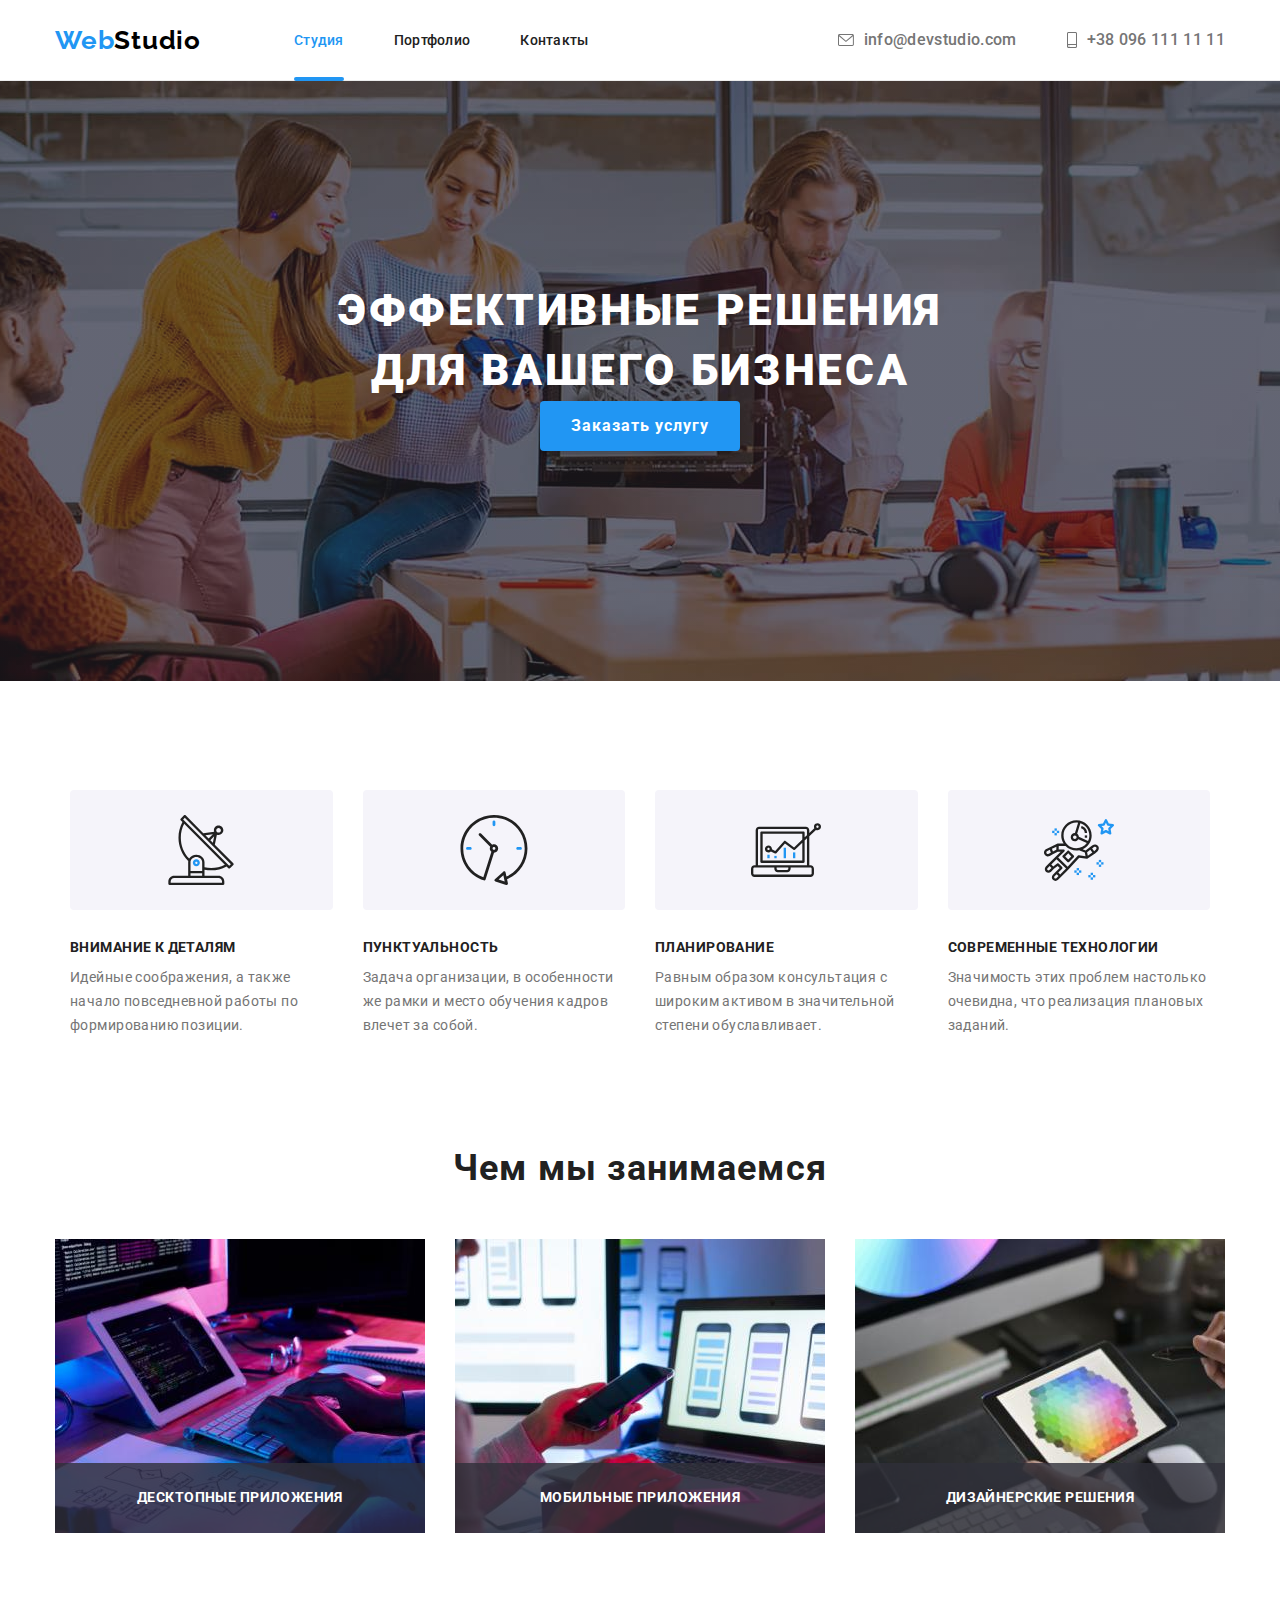
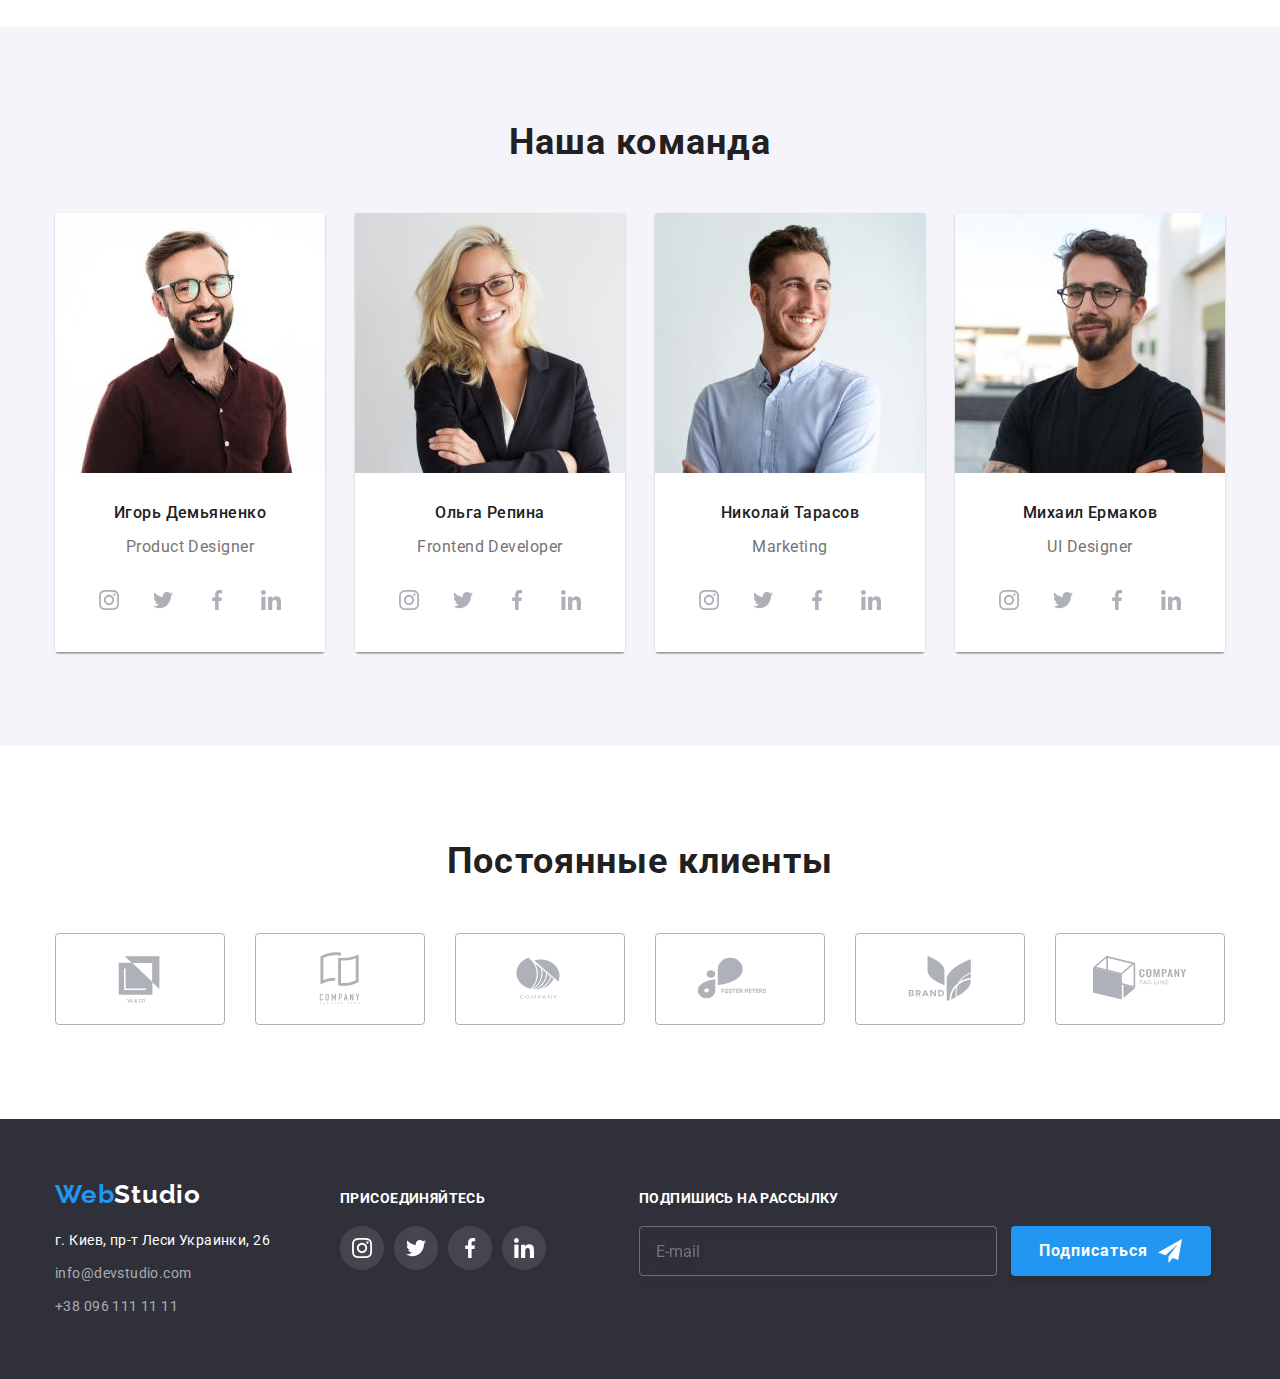
<file: index.html>
<!DOCTYPE html>
<html lang="ru">
  <head>
    <meta charset="UTF-8" />
    <meta http-equiv="X-UA-Compatible" content="IE=edge" />
    <meta name="viewport" content="width=device-width, initial-scale=1.0" />
    <title>Домашнее задание 8</title>
    <link
      rel="stylesheet"
      href="https://cdnjs.cloudflare.com/ajax/libs/modern-normalize/1.1.0/modern-normalize.min.css"
    />
    <link
      href="https://fonts.googleapis.com/css2?family=Raleway:wght@700&family=Roboto:wght@400;500;700;900&display=swap"
      rel="stylesheet"
    />
    <link rel="stylesheet" href="./css/main.min.css" />
    <!-- <link rel="stylesheet" href="./css/styles.css" /> -->
  </head>

  <body>
    <!--верхняя линия-->
    <header class="header">
      <div class="container nav">
        <a href="./index.html" class="logo"
          >Web<span class="logo__color">Studio</span></a
        >
        <!-- кнопка меню -->
        <button
          type="button"
          class="button-menu js-open-menu"
          aria-expanded="false"
          aria-controls="mobile-menu"
        >
          <svg
            width="40"
            height="40"
            aria-label="Переключатель млбильного меню"
          >
            <use href="./images/symbol-defs.svg#icon-menu"></use>
          </svg>
        </button>
        <!-- меню для мобилки -->
        <div class="mob-menu js-menu-container" id="mobile-menu">
          <!-- кнопка закрыть -->
          <button
            type="button"
            class="button-menu js-close-menu"
            aria-expanded="false"
            aria-controls="mobile-menu"
          >
            <svg
              width="40"
              height="40"
              aria-label="Переключатель млбильного меню"
            >
              <use href="./images/symbol-defs.svg#icon-close"></use>
            </svg>
          </button>
          <nav class="navigation">
            <ul class="navigation__list">
              <li class="navigation__item">
                <a
                  class="navigation__link navigation__link--current"
                  href="./index.html"
                  >Студия</a
                >
              </li>
              <li class="navigation__item">
                <a class="navigation__link" href="./portfolio.html"
                  >Портфолио</a
                >
              </li>
              <li class="navigation__item">
                <a class="navigation__link" href="">Контакты</a>
              </li>
            </ul>
          </nav>
          <div class="contakts-block">
            <ul class="contakts">
              <li class="contakts__item">
                <a class="contakts__link" href="mailto:info@devstudio.com">
                  <svg class="contakts__icon" width="16" height="12">
                    <use href="./images/symbol-defs.svg#envelope-hover"></use>
                  </svg>
                  info@devstudio.com</a
                >
              </li>
              <li class="contakts__item">
                <a class="contakts__link" href="tel:+380961111111">
                  <svg class="contakts__icon" width="10" height="16">
                    <use href="./images/symbol-defs.svg#smartphone"></use>
                  </svg>
                  +38 096 111 11 11</a
                >
              </li>
            </ul>
            <ul class="social-block">
              <li class="social-block__item">
                <a class="social-block__link" href="">Instagram</a>
              </li>
              <li class="social-block__item">
                <a class="social-block__link" href="">Twitter</a>
              </li>
              <li class="social-block__item">
                <a class="social-block__link" href="">Facebook</a>
              </li>
              <li class="social-block__item">
                <a class="social-block__link" href="">LinkedIn</a>
              </li>
            </ul>
          </div>
        </div>
      </div>
    </header>
    <main>
      <!--Герой-->
      <section class="hero">
        <div class="container">
          <h1 class="hero__title">
            ЭФФЕКТИВНЫЕ РЕШЕНИЯ <br />
            ДЛЯ ВАШЕГО БИЗНЕСА
          </h1>
          <button class="hero__button" type="button" data-modal-open>
            Заказать услугу
          </button>
        </div>
      </section>
      <!--особенности-->
      <section class="section">
        <div class="container">
          <h2 class="visually-hidden">Особенности</h2>
          <ul class="feutures">
            <li class="feutures__item">
              <div class="feutures__box">
                <svg class="feutures__icon" width="70" height="70">
                  <use href="./images/symbol-defs.svg#icon-antenna"></use>
                </svg>
              </div>
              <h3 class="feutures__title">Внимание к деталям</h3>
              <p class="feutures__text">
                Идейные соображения, а также начало повседневной работы по
                формированию позиции.
              </p>
            </li>
            <li class="feutures__item">
              <div class="feutures__box">
                <svg class="feutures__icon" width="70" height="70">
                  <use href="./images/symbol-defs.svg#icon-clock"></use>
                </svg>
              </div>
              <h3 class="feutures__title">Пунктуальность</h3>
              <p class="feutures__text">
                Задача организации, в особенности же рамки и место обучения
                кадров влечет за собой.
              </p>
            </li>
            <li class="feutures__item">
              <div class="feutures__box">
                <svg class="feutures__icon" width="70" height="70">
                  <use href="./images/symbol-defs.svg#icon-diagram"></use>
                </svg>
              </div>
              <h3 class="feutures__title">Планирование</h3>
              <p class="feutures__text">
                Равным образом консультация с широким активом в значительной
                степени обуславливает.
              </p>
            </li>
            <li class="feutures__item">
              <div class="feutures__box">
                <svg class="feutures__icon" width="70" height="70">
                  <use href="./images/symbol-defs.svg#icon-astronaut"></use>
                </svg>
              </div>
              <h3 class="feutures__title">Современные технологии</h3>
              <p class="feutures__text">
                Значимость этих проблем настолько очевидна, что реализация
                плановых заданий.
              </p>
            </li>
          </ul>
        </div>
      </section>
      <!--чем занимаемся-->
      <section class="section section__work">
        <div class="container">
          <h2 class="heading">Чем мы занимаемся</h2>
          <ul class="work-list">
            <li class="work-list__item">
              <div class="work-list__box">
                <img
                  srcset="./images/box1.jpg 1x, ./images/box1@2x.jpg 2x"
                  src="./image/box1.jpg"
                  alt="програмист работает за столом в офисе"
                  width="370"
                />

                <div class="work-list__label">
                  <p class="work-list__text">десктопные приложения</p>
                </div>
              </div>
            </li>
            <li class="work-list__item">
              <div class="work-list__box">
                <img
                  srcset="./images/box2.jpg 1x, ./images/box2@2x.jpg 2x"
                  src="./image/box1.jpg"
                  alt="разработка мобильных приложений"
                  width="370"
                />

                <div class="work-list__label">
                  <p class="work-list__text">мобильные приложения</p>
                </div>
              </div>
            </li>
            <li class="work-list__item">
              <div class="work-list__box">
                <img
                  srcset="./images/box3.jpg 1x, ./images/box3@2x.jpg 2x"
                  src="./image/box1.jpg"
                  alt="веб дизайнер подбирает цвет на графическом планшете"
                  width="370"
                />

                <div class="work-list__label">
                  <p class="work-list__text">дизайнерские решения</p>
                </div>
              </div>
            </li>
          </ul>
        </div>
      </section>
      <!--наша команда-->
      <section class="section section__team">
        <div class="container">
          <h2 class="section__title">Наша команда</h2>
          <ul class="team">
            <li class="team__item">
              <picture>
                <source
                  media="(max-width: 767px)"
                  srcset="./images/img_mob.jpg 1x, ./images/img_mob@2x.jpg 2x"
                />
                <source
                  media="(max-width: 1199px)"
                  srcset="
                    ./images/tablet/img_tab.jpg    1x,
                    ./images/tablet/img_tab@2x.jpg 2x
                  "
                />
                <source
                  media="(min-width: 1200px)"
                  srcset="
                    ./images/desctop/img_d.jpg    1x,
                    ./images/desctop/img_d@2x.jpg 2x
                  "
                />
                <img src="./images/img_mob.jpg" alt="employee photo" />
              </picture>
              <div class="team__box">
                <h3 class="team__title">Игорь Демьяненко</h3>
                <p class="team__text">Product Designer</p>
                <ul class="sochial__icon">
                  <li class="sochial__icon__item">
                    <a class="sochial__icon__link" href="">
                      <svg width="20" height="20">
                        <use href="./images/symbol-defs.svg#instagram"></use>
                      </svg>
                    </a>
                  </li>
                  <li class="sochial__icon__item">
                    <a class="sochial__icon__link" href="">
                      <svg width="20" height="20">
                        <use href="./images/symbol-defs.svg#twitter"></use>
                      </svg>
                    </a>
                  </li>
                  <li class="sochial__icon__item">
                    <a class="sochial__icon__link" href="">
                      <svg width="20" height="20">
                        <use href="./images/symbol-defs.svg#facebook"></use>
                      </svg>
                    </a>
                  </li>
                  <li class="sochial__icon__item">
                    <a class="sochial__icon__link" href="">
                      <svg width="20" height="20">
                        <use href="./images/symbol-defs.svg#linkedin"></use>
                      </svg>
                    </a>
                  </li>
                </ul>
              </div>
            </li>
            <li class="team__item">
              <picture>
                <source
                  media="(max-width: 767px)"
                  srcset="./images/img_mob2.jpg 1x, ./images/img_mob2@2x.jpg 2x"
                />
                <source
                  media="(max-width: 1199px)"
                  srcset="
                    ./images/tablet/img_tab2.jpg    1x,
                    ./images/tablet/img_tab2@2x.jpg 2x
                  "
                />
                <source
                  media="(min-width: 1200px)"
                  srcset="
                    ./images/desctop/img_d2.jpg    1x,
                    ./images/desctop/img_d2@2x.jpg 2x
                  "
                />
                <img src="./images/img_mob2.jpg" alt="employee photo" />
              </picture>
              <div class="team__box">
                <h3 class="team__title">Ольга Репина</h3>
                <p class="team__text">Frontend Developer</p>
                <ul class="sochial__icon">
                  <li class="sochial__icon__item">
                    <a class="sochial__icon__link" href="">
                      <svg width="20" height="20">
                        <use href="./images/symbol-defs.svg#instagram"></use>
                      </svg>
                    </a>
                  </li>
                  <li class="sochial__icon__item">
                    <a class="sochial__icon__link" href="">
                      <svg width="20" height="20">
                        <use href="./images/symbol-defs.svg#twitter"></use>
                      </svg>
                    </a>
                  </li>
                  <li class="sochial__icon__item">
                    <a class="sochial__icon__link" href="">
                      <svg width="20" height="20">
                        <use href="./images/symbol-defs.svg#facebook"></use>
                      </svg>
                    </a>
                  </li>
                  <li class="sochial__icon__item">
                    <a class="sochial__icon__link" href="">
                      <svg width="20" height="20">
                        <use href="./images/symbol-defs.svg#linkedin"></use>
                      </svg>
                    </a>
                  </li>
                </ul>
              </div>
            </li>
            <li class="team__item">
              <picture>
                <source
                  media="(max-width: 767px)"
                  srcset="./images/img_mob3.jpg 1x, ./images/img_mob3@2x.jpg 2x"
                />
                <source
                  media="(max-width: 1199px)"
                  srcset="
                    ./images/tablet/img_tab3.jpg    1x,
                    ./images/tablet/img_tab3@2x.jpg 2x
                  "
                />
                <source
                  media="(min-width: 1200px)"
                  srcset="
                    ./images/desctop/img_d3.jpg    1x,
                    ./images/desctop/img_d3@2x.jpg 2x
                  "
                />
                <img src="./images/img_mob3.jpg" alt="employee photo" />
              </picture>
              <div class="team__box">
                <h3 class="team__title">Николай Тарасов</h3>
                <p class="team__text">Marketing</p>
                <ul class="sochial__icon">
                  <li class="sochial__icon__item">
                    <a class="sochial__icon__link" href="">
                      <svg width="20" height="20">
                        <use href="./images/symbol-defs.svg#instagram"></use>
                      </svg>
                    </a>
                  </li>
                  <li class="sochial__icon__item">
                    <a class="sochial__icon__link" href="">
                      <svg width="20" height="20">
                        <use href="./images/symbol-defs.svg#twitter"></use>
                      </svg>
                    </a>
                  </li>
                  <li class="sochial__icon__item">
                    <a class="sochial__icon__link" href="">
                      <svg width="20" height="20">
                        <use href="./images/symbol-defs.svg#facebook"></use>
                      </svg>
                    </a>
                  </li>
                  <li class="sochial__icon_item">
                    <a class="sochial__icon__link" href="">
                      <svg width="20" height="20">
                        <use href="./images/symbol-defs.svg#linkedin"></use>
                      </svg>
                    </a>
                  </li>
                </ul>
              </div>
            </li>
            <li class="team__item">
              <picture>
                <source
                  media="(max-width: 767px)"
                  srcset="./images/img_mob4.jpg 1x, ./images/img_mob4@2x.jpg 2x"
                />
                <source
                  media="(max-width: 1199px)"
                  srcset="
                    ./images/tablet/img_tab4.jpg    1x,
                    ./images/tablet/img_tab4@2x.jpg 2x
                  "
                />
                <source
                  media="(min-width: 1200px)"
                  srcset="
                    ./images/desctop/img_d4.jpg    1x,
                    ./images/desctop/img_d4@2x.jpg 2x
                  "
                />
                <img src="./images/img_mob4.jpg" alt="employee photo" />
              </picture>

              <div class="team__box">
                <h3 class="team__title">Михаил Ермаков</h3>
                <p class="team__text">UI Designer</p>
                <ul class="sochial__icon">
                  <li class="sochial__icon__item">
                    <a class="sochial__icon__link" href="">
                      <svg width="20" height="20">
                        <use href="./images/symbol-defs.svg#instagram"></use>
                      </svg>
                    </a>
                  </li>
                  <li class="sochial__icon__item">
                    <a class="sochial__icon__link" href="">
                      <svg width="20" height="20">
                        <use href="./images/symbol-defs.svg#twitter"></use>
                      </svg>
                    </a>
                  </li>
                  <li class="sochial__icon__item">
                    <a class="sochial__icon__link" href="">
                      <svg width="20" height="20">
                        <use href="./images/symbol-defs.svg#facebook"></use>
                      </svg>
                    </a>
                  </li>
                  <li class="sochial__icon__item">
                    <a class="sochial__icon__link" href="">
                      <svg width="20" height="20">
                        <use href="./images/symbol-defs.svg#linkedin"></use>
                      </svg>
                    </a>
                  </li>
                </ul>
              </div>
            </li>
          </ul>
        </div>
      </section>
      <!-- постоянные клиенты -->
      <section class="section">
        <div class="container">
          <h2 class="section__title">Постоянные клиенты</h2>
          <ul class="clients-list">
            <li class="clients-list__item">
              <a class="clients-list__link" href="">
                <svg width="106" height="60">
                  <use href="./images/symbol-defs.svg#icon-Logo"></use>
                </svg>
              </a>
            </li>
            <li class="clients-list__item">
              <a class="clients-list__link" href="">
                <svg width="106" height="60">
                  <use href="./images/symbol-defs.svg#icon-Logo1"></use>
                </svg>
              </a>
            </li>
            <li class="clients-list__item">
              <a class="clients-list__link" href="">
                <svg class="icon" width="106" height="60">
                  <use href="./images/symbol-defs.svg#icon-Logo2"></use>
                </svg>
              </a>
            </li>
            <li class="clients-list__item">
              <a class="clients-list__link" href="">
                <svg width="106" height="60">
                  <use href="./images/symbol-defs.svg#icon-Logo4"></use>
                </svg>
              </a>
            </li>
            <li class="clients-list__item">
              <a class="clients-list__link" href="">
                <svg width="106" height="60">
                  <use href="./images/symbol-defs.svg#icon-Logo5"></use>
                </svg>
              </a>
            </li>
            <li class="clients-list__item">
              <a class="clients-list__link" href="">
                <svg class="icon" width="106" height="60">
                  <use href="./images/symbol-defs.svg#icon-Logo6"></use>
                </svg>
              </a>
            </li>
          </ul>
        </div>
      </section>
    </main>
    <!--подвал-->
    <footer class="footer">
      <div class="container foot">
        <div class="footer-box">
          <div class="footer-address">
            <a href="./index.html" class="logo"
              >Web<span class="logo__color logo__color--footer">Studio</span></a
            >
            <address>
              <ul class="address">
                <li class="address__item">
                  <a
                    href="https://www.google.com/maps/place/%D0%B1%D1%83%D0%BB.+%D0%9B%D0%B5%D1%81%D0%B8+%D0%A3%D0%BA%D1%80%D0%B0%D0%B8%D0%BD%D0%BA%D0%B8,+26,+%D0%9A%D0%B8%D0%B5%D0%B2,+02000/@50.4265807,30.5361971,17z/data=!4m13!1m7!3m6!1s0x40d4cf0e033ecbe9:0x57a4dffefec77da0!2z0LHRg9C7LiDQm9C10YHQuCDQo9C60YDQsNC40L3QutC4LCAyNiwg0JrQuNC10LIsIDAyMDAw!3b1!8m2!3d50.4265807!4d30.5383858!3m4!1s0x40d4cf0e033ecbe9:0x57a4dffefec77da0!8m2!3d50.4265807!4d30.5383858"
                    class="address__link"
                    >г. Киев, пр-т Леси Украинки, 26</a
                  >
                </li>
                <li class="address__item">
                  <a href="mailto:info@devstudio.com" class="address__color"
                    >info@devstudio.com</a
                  >
                </li>
                <li class="address__item">
                  <a href="tel:+380961111111" class="address__color"
                    >+38 096 111 11 11</a
                  >
                </li>
              </ul>
            </address>
          </div>
          <div class="social">
            <h3 class="footer-soc">ПРИСОЕДИНЯЙТЕСЬ</h3>
            <ul class="social__list">
              <li class="social__item">
                <a class="social__link" href="">
                  <svg class="social__icon" width="20" height="20">
                    <use href="./images/symbol-defs.svg#instagram"></use>
                  </svg>
                </a>
              </li>
              <li class="social__item">
                <a class="social__link" href="">
                  <svg class="social__icon" width="20" height="20">
                    <use href="./images/symbol-defs.svg#twitter"></use>
                  </svg>
                </a>
              </li>
              <li class="social__item">
                <a class="social__link" href="">
                  <svg class="social__icon" width="20" height="20">
                    <use href="./images/symbol-defs.svg#facebook"></use>
                  </svg>
                </a>
              </li>
              <li class="social__item">
                <a class="social__link" href="">
                  <svg class="social__icon" width="20" height="20">
                    <use href="./images/symbol-defs.svg#linkedin"></use>
                  </svg>
                </a>
              </li>
            </ul>
          </div>
        </div>

        <!-- рассылка -->
        <form class="mailing">
          <p class="mailing__title">подпишись на рассылку</p>
          <div class="mail">
            <input
              class="mail__form"
              type="email"
              name="mail"
              id="email"
              placeholder="E-mail"
            />
            <button class="mail-button" type="submit">
              Подписаться<svg class="mail-icon" width="24" height="24">
                <use href="./images/symbol-defs.svg#icon-icon-send"></use>
              </svg>
            </button>
          </div>
        </form>
      </div>
    </footer>
    <!-- модальное окно -->

    <div class="backdrop is-hidden" data-modal>
      <div class="modal">
        <button type="button" class="close-button" data-modal-close>
          <svg class="icon-close" width="30" height="30">
            <use href="./images/symbol-defs.svg#icon-close"></use>
          </svg>
        </button>

        <p class="modal-title">Оставьте свои данные, мы вам перезвоним</p>

        <form class="modal-form">
          <div class="form-field">
            <label class="modal-label" for="name">Имя</label>
            <span class="input-wrapper">
              <input class="modal-input" type="text" name="name" id="name" />
              <svg class="input-icon" width="18" height="18">
                <use href="./images/symbol-defs.svg#icon-person"></use>
              </svg>
            </span>
          </div>

          <div class="form-field">
            <label class="modal-label" for="tel">Телефон</label>
            <span class="input-wrapper">
              <input class="modal-input" type="tel" name="tel" id="tel" />
              <svg class="input-icon" width="18" height="18">
                <use href="./images/symbol-defs.svg#icon-phone"></use>
              </svg>
            </span>
          </div>

          <div class="form-field">
            <label class="modal-label" for="mail">Почта</label>

            <span class="input-wrapper">
              <input class="modal-input" type="email" name="mail" id="mail" />
              <svg class="input-icon" width="18" height="18">
                <use href="./images/symbol-defs.svg#icon-email"></use>
              </svg>
            </span>
          </div>

          <div class="form-field">
            <label class="modal-label" for="comment">Коментарий</label>

            <textarea
              class="modal-textarea"
              name="comment"
              id="comment"
              placeholder="Введите текст"
            ></textarea>
          </div>

          <input
            class="modal-policy visually-hidden"
            type="checkbox"
            id="policy"
          />
          <label class="modal-checkbox" for="policy">
            <span
              ><svg class="input-icon-policy" width="11" height="8">
                <use
                  href="./images/symbol-defs.svg#icon-check"
                ></use></svg></span
            >Соглашаюсь с рассылкой и принимаю
            <a class="modal-checkbox-policy" href="">Условия договора</a>
          </label>

          <button class="modal-button" type="submit">Отправить</button>
        </form>
      </div>
    </div>

    <script src="./js/modal.js"></script>
    <script src="./js/mobil.js"></script>

    <!-- скрипт репета -->
    <script>
      (() => {
        document
          .querySelector(".modal-form")
          .addEventListener("submit", (e) => {
            e.preventDefault();

            new FormData(e.currentTarget).forEach((value, name) =>
              console.log(`${name}: ${value}`)
            );
          });
      })();
    </script>
  </body>
</html>
</file>
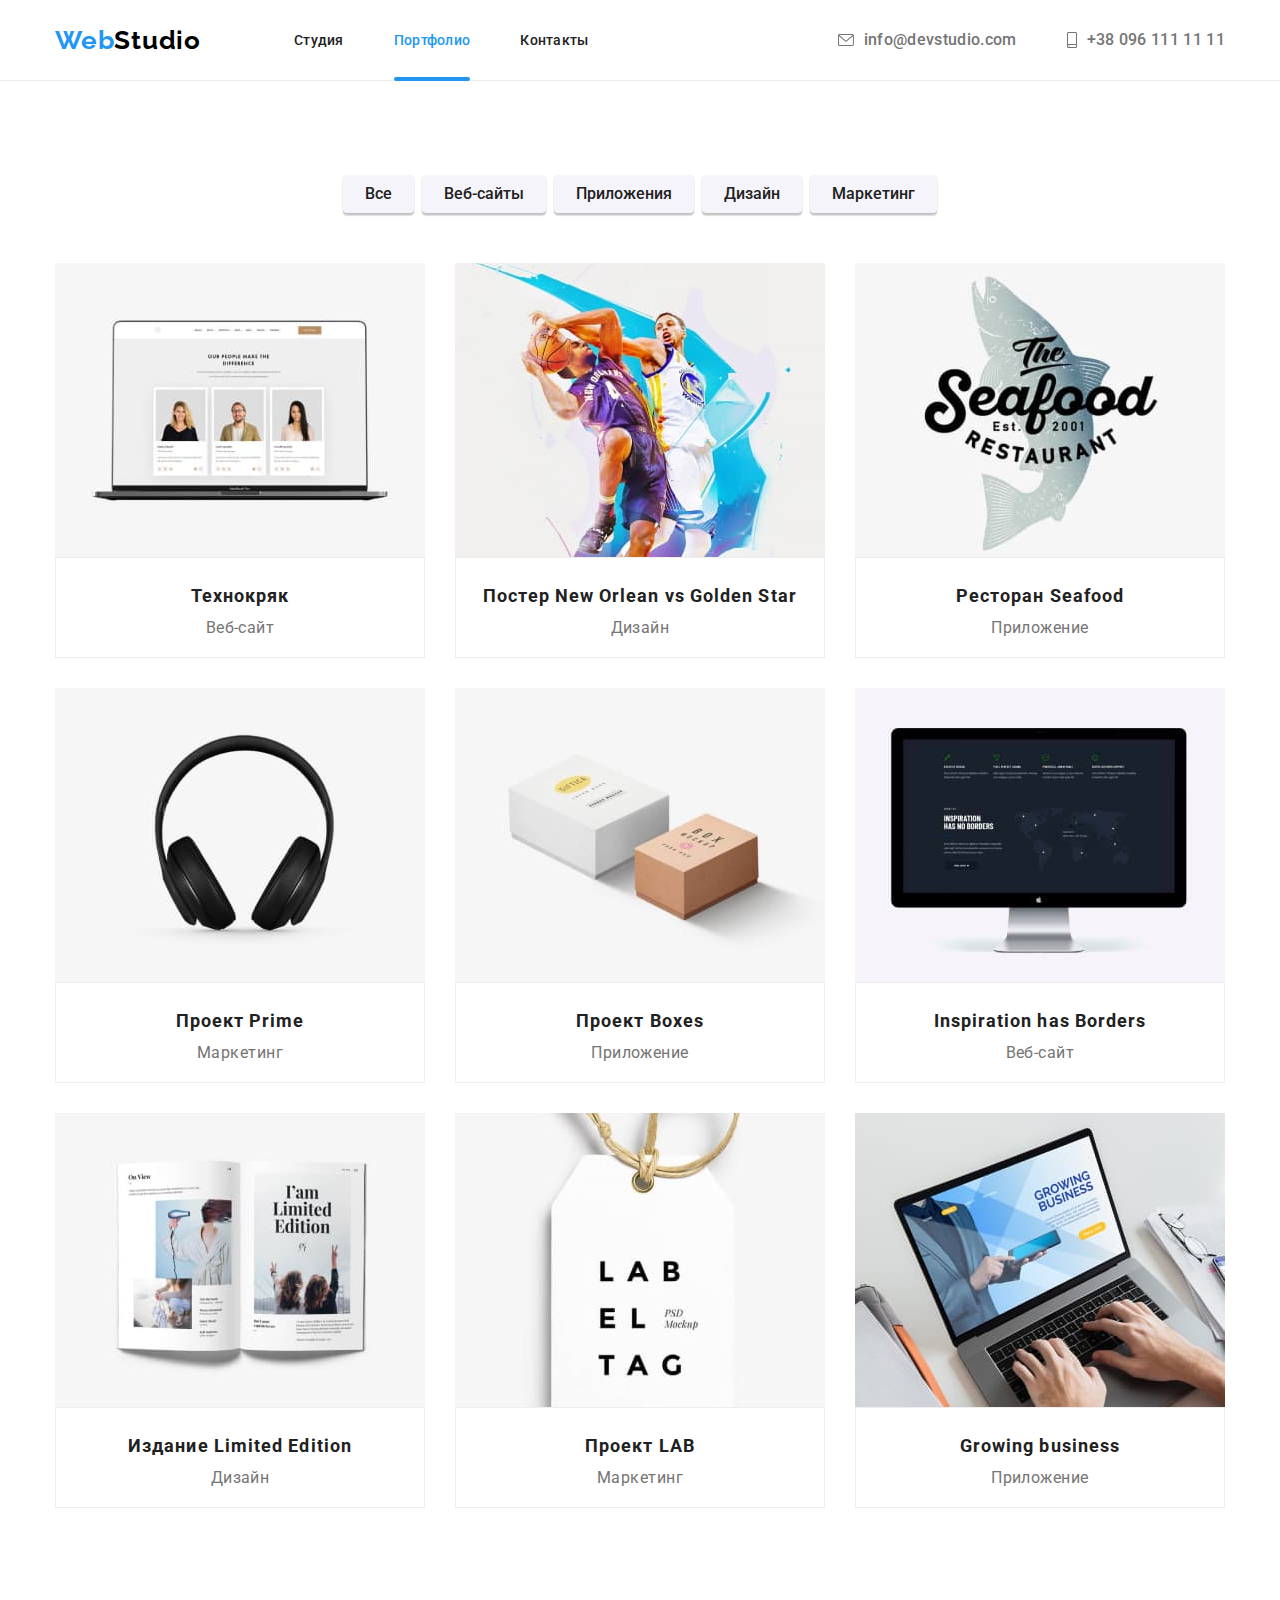
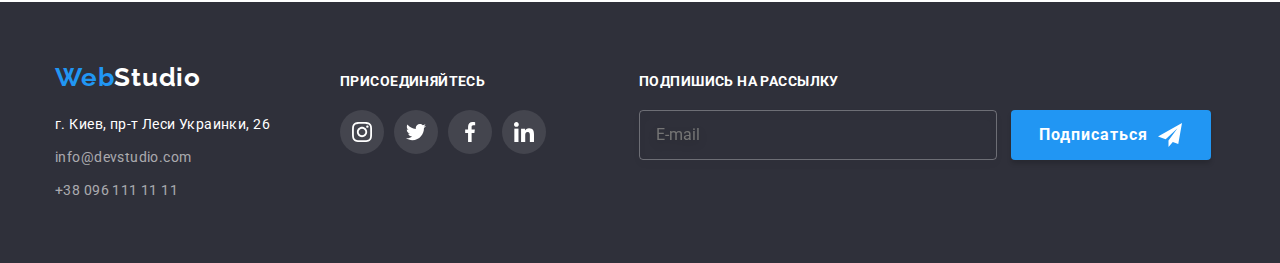
<file: portfolio.html>
<!DOCTYPE html>
<html lang="ru">
  <head>
    <meta charset="UTF-8" />
    <meta http-equiv="X-UA-Compatible" content="IE=edge" />
    <meta name="viewport" content="width=device-width, initial-scale=1.0" />
    <title>домашнего задания 8</title>
    <link
      rel="stylesheet"
      href="https://cdnjs.cloudflare.com/ajax/libs/modern-normalize/1.1.0/modern-normalize.min.css"
    />
    <link
      href="https://fonts.googleapis.com/css2?family=Raleway:wght@700&family=Roboto:wght@400;500;700;900&display=swap"
      rel="stylesheet"
    />
    <link rel="stylesheet" href="./css/main.min.css" />
    <!-- <link rel="stylesheet" href="./css/styles.css" /> -->
  </head>

  <body>
    <header class="header">
      <div class="container nav">
        <a href="./index.html" class="logo"
          >Web<span class="logo__color">Studio</span></a
        >
        <!-- кнопка меню -->
        <button
          type="button"
          class="button-menu js-open-menu"
          aria-expanded="false"
          aria-controls="mobile-menu"
        >
          <svg
            width="40"
            height="40"
            aria-label="Переключатель млбильного меню"
          >
            <use href="./images/symbol-defs.svg#icon-menu"></use>
          </svg>
        </button>
        <!-- меню для мобилки -->
        <div class="mob-menu js-menu-container" id="mobile-menu">
          <!-- кнопка закрыть -->
          <button
            type="button"
            class="button-menu js-close-menu"
            aria-expanded="false"
            aria-controls="mobile-menu"
          >
            <svg
              width="40"
              height="40"
              aria-label="Переключатель млбильного меню"
            >
              <use href="./images/symbol-defs.svg#icon-close"></use>
            </svg>
          </button>
          <nav class="navigation">
            <ul class="navigation__list">
              <li class="navigation__item">
                <a class="navigation__link" href="./index.html">Студия</a>
              </li>
              <li class="navigation__item">
                <a
                  class="navigation__link navigation__link--current"
                  href="./portfolio.html"
                  >Портфолио</a
                >
              </li>
              <li class="navigation__item">
                <a class="navigation__link" href="">Контакты</a>
              </li>
            </ul>
          </nav>
          <div class="contakts-block">
            <ul class="contakts">
              <li class="contakts__item">
                <a class="contakts__link" href="mailto:info@devstudio.com">
                  <svg class="contakts__icon" width="16" height="12">
                    <use href="./images/symbol-defs.svg#envelope-hover"></use>
                  </svg>
                  info@devstudio.com</a
                >
              </li>
              <li class="contakts__item">
                <a class="contakts__link" href="tel:+380961111111">
                  <svg class="contakts__icon" width="10" height="16">
                    <use href="./images/symbol-defs.svg#smartphone"></use>
                  </svg>
                  +38 096 111 11 11</a
                >
              </li>
            </ul>
            <ul class="social-block">
              <li class="social-block__item">
                <a class="social-block__link" href="">Instagram</a>
              </li>
              <li class="social-block__item">
                <a class="social-block__link" href="">Twitter</a>
              </li>
              <li class="social-block__item">
                <a class="social-block__link" href="">Facebook</a>
              </li>
              <li class="social-block__item">
                <a class="social-block__link" href="">LinkedIn</a>
              </li>
            </ul>
          </div>
        </div>
      </div>
    </header>
    <main>
      <!--фильтр-->
      <section class="section">
        <div class="container">
          <h1 class="visually-hidden">набор фильтров</h1>
          <ul class="filter">
            <li class="filter__item">
              <button type="button" class="filter__button">Все</button>
            </li>
            <li class="filter__item">
              <button type="button" class="filter__button">Веб-сайты</button>
            </li>
            <li class="filter__item">
              <button type="button" class="filter__button">Приложения</button>
            </li>
            <li class="filter__item">
              <button type="button" class="filter__button">Дизайн</button>
            </li>
            <li class="filter__item">
              <button type="button" class="filter__button">Маркетинг</button>
            </li>
          </ul>
          <!-- </div> -->

          <!--проэкты-->
          <!-- <div class="container"> -->
          <ul class="project">
            <!-- 1 -->
            <li class="project__item">
              <a href="" class="project__link">
                <div class="project__img">
                  <picture>
                    <source
                      srcset="
                        ./images/img_web.jpg    1x,
                        ./images/img_web@2x.jpg 2x
                      "
                      media="(max-width: 767px)"
                    />
                    <source
                      srcset="
                        ./images/tablet/img_web.jpg    1x,
                        ./images/tablet/img_web@2x.jpg 2x
                      "
                      media="(max-width: 1199px)"
                    />
                    <source
                      srcset="
                        ./images/desctop/img_web.jpg    1x,
                        ./images/desctop/img_web@2x.jpg 2x
                      "
                      media="(min-width: 1200px)"
                    />
                    <img src="./images/img_web.jpg" alt="Технокряк" />
                  </picture>

                  <div class="project-overley">
                    <p class="project-overley--text">
                      Технокряк это современная площадка распространения
                      коронавируса. Компании используют эту платформу для
                      цифрового шпионажа и атак на защищённые сервера
                      конкурентов.
                    </p>
                  </div>
                </div>
                <div class="project__section">
                  <h2 class="project__title">Технокряк</h2>
                  <p class="project__text">Веб-сайт</p>
                </div>
              </a>
            </li>
            <!-- 2 -->
            <li class="project__item">
              <a href="" class="project__link">
                <div class="project__img">
                  <picture>
                    <source
                      srcset="
                        ./images/img_poster.jpg    1x,
                        ./images/img_poster@2x.jpg 2x
                      "
                      media="(max-width: 767px)"
                    />
                    <source
                      srcset="
                        ./images/tablet/img_poster.jpg    1x,
                        ./images/tablet/img_poster@2x.jpg 2x
                      "
                      media="(max-width: 1199px)"
                    />
                    <source
                      srcset="
                        ./images/desctop/img_poster.jpg    1x,
                        ./images/desctop/img_poster@2x.jpg 2x
                      "
                      media="(min-width: 1200px)"
                    />
                    <img src="./images/img_poster.jpg" alt="Технокряк" />
                  </picture>

                  <div class="project-overley">
                    <p class="project-overley--text">
                      Технокряк это современная площадка распространения
                      коронавируса. Компании используют эту платформу для
                      цифрового шпионажа и атак на защищённые сервера
                      конкурентов.
                    </p>
                  </div>
                </div>
                <div class="project__section">
                  <h2 class="project__title">
                    Постер New Orlean vs Golden Star
                  </h2>
                  <p class="project__text">Дизайн</p>
                </div>
              </a>
            </li>
            <!-- 3 -->
            <li class="project__item">
              <a href="" class="project__link">
                <div class="project__img">
                  <picture>
                    <source
                      srcset="
                        ./images/img_restoran.jpg    1x,
                        ./images/img_restoran@2x.jpg 2x
                      "
                      media="(max-width: 767px)"
                    />
                    <source
                      srcset="
                        ./images/tablet/img_restoran.jpg    1x,
                        ./images/tablet/img_restoran@2x.jpg 2x
                      "
                      media="(max-width: 1199px)"
                    />
                    <source
                      srcset="
                        ./images/desctop/img_restoran.jpg    1x,
                        ./images/desctop/img_restoran@2x.jpg 2x
                      "
                      media="(min-width: 1200px)"
                    />
                    <img src="./images/img_restoran.jpg" alt="Технокряк" />
                  </picture>

                  <div class="project-overley">
                    <p class="project-overley--text">
                      Технокряк это современная площадка распространения
                      коронавируса. Компании используют эту платформу для
                      цифрового шпионажа и атак на защищённые сервера
                      конкурентов.
                    </p>
                  </div>
                </div>
                <div class="project__section">
                  <h2 class="project__title">Ресторан Seafood</h2>
                  <p class="project__text">Приложение</p>
                </div>
              </a>
            </li>
            <!-- 4 -->
            <li class="project__item">
              <a href="" class="project__link">
                <div class="project__img">
                  <picture>
                    <source
                      srcset="
                        ./images/img_prime.jpg    1x,
                        ./images/img_prime@2x.jpg 2x
                      "
                      media="(max-width: 767px)"
                    />
                    <source
                      srcset="
                        ./images/tablet/img_prime.jpg    1x,
                        ./images/tablet/img_prime@2x.jpg 2x
                      "
                      media="(max-width: 1199px)"
                    />
                    <source
                      srcset="
                        ./images/desctop/img_prime.jpg    1x,
                        ./images/desctop/img_prime@2x.jpg 2x
                      "
                      media="(min-width: 1200px)"
                    />
                    <img src="./images/img_prime.jpg" alt="Технокряк" />
                  </picture>

                  <div class="project-overley">
                    <p class="project-overley--text">
                      Технокряк это современная площадка распространения
                      коронавируса. Компании используют эту платформу для
                      цифрового шпионажа и атак на защищённые сервера
                      конкурентов.
                    </p>
                  </div>
                </div>
                <div class="project__section">
                  <h2 class="project__title">Проект Prime</h2>
                  <p class="project__text">Маркетинг</p>
                </div>
              </a>
            </li>
            <!-- 5 -->
            <li class="project__item">
              <a href="" class="project__link">
                <div class="project__img">
                  <picture>
                    <source
                      srcset="
                        ./images/img_boxes.jpg    1x,
                        ./images/img_boxes@2x.jpg 2x
                      "
                      media="(max-width: 767px)"
                    />
                    <source
                      srcset="
                        ./images/tablet/img_boxes.jpg    1x,
                        ./images/tablet/img_boxes@2x.jpg 2x
                      "
                      media="(max-width: 1199px)"
                    />
                    <source
                      srcset="
                        ./images/desctop/img_boxes.jpg    1x,
                        ./images/desctop/img_boxes@2x.jpg 2x
                      "
                      media="(min-width: 1200px)"
                    />
                    <img src="./images/img_boxes.jpg" alt="Технокряк" />
                  </picture>

                  <div class="project-overley">
                    <p class="project-overley--text">
                      Технокряк это современная площадка распространения
                      коронавируса. Компании используют эту платформу для
                      цифрового шпионажа и атак на защищённые сервера
                      конкурентов.
                    </p>
                  </div>
                </div>
                <div class="project__section">
                  <h2 class="project__title">Проект Boxes</h2>
                  <p class="project__text">Приложение</p>
                </div>
              </a>
            </li>
            <!-- 6 -->
            <li class="project__item">
              <a href="" class="project__link">
                <div class="project__img">
                  <picture>
                    <source
                      srcset="
                        ./images/img_borders.jpg    1x,
                        ./images/img_borders@2x.jpg 2x
                      "
                      media="(max-width: 767px)"
                    />
                    <source
                      srcset="
                        ./images/tablet/img_borders.jpg    1x,
                        ./images/tablet/img_borders@2x.jpg 2x
                      "
                      media="(max-width: 1199px)"
                    />
                    <source
                      srcset="
                        ./images/desctop/img_borders.jpg    1x,
                        ./images/desctop/img_borders@2x.jpg 2x
                      "
                      media="(min-width: 1200px)"
                    />
                    <img src="./images/img_borders.jpg" alt="Технокряк" />
                  </picture>

                  <div class="project-overley">
                    <p class="project-overley--text">
                      Технокряк это современная площадка распространения
                      коронавируса. Компании используют эту платформу для
                      цифрового шпионажа и атак на защищённые сервера
                      конкурентов.
                    </p>
                  </div>
                </div>
                <div class="project__section">
                  <h2 class="project__title">Inspiration has Borders</h2>
                  <p class="project__text">Веб-сайт</p>
                </div>
              </a>
            </li>
            <!-- 7 -->
            <li class="project__item">
              <a href="" class="project__link">
                <div class="project__img">
                  <picture>
                    <source
                      srcset="
                        ./images/img_limited.jpg    1x,
                        ./images/img_limited@2x.jpg 2x
                      "
                      media="(max-width: 767px)"
                    />
                    <source
                      srcset="
                        ./images/tablet/img_limited.jpg    1x,
                        ./images/tablet/img_limited@2x.jpg 2x
                      "
                      media="(max-width: 1199px)"
                    />
                    <source
                      srcset="
                        ./images/desctop/img_limited.jpg    1x,
                        ./images/desctop/img_limited@2x.jpg 2x
                      "
                      media="(min-width: 1200px)"
                    />
                    <img src="./images/img_limited.jpg" alt="Технокряк" />
                  </picture>
                  <!-- <picture>
                    <source
                      srcset="
                        ./images/img_limited.jpg    1x,
                        ./images/img_limited@2x.jpg 2x
                      "
                      media="(max-width: 767px)"
                    />
                    <source
                      srcset="
                        ./images/tablet/img_limited.jpg 1x,
                        ./images/tablet/img_limited.jpg 2x
                      "
                      media="(max-width: 1199px)"
                    />
                    <source
                      srcset="
                        ./images/desctop/img_limited.jpg    1x,
                        ./images/desctop/img_limited@2x.jpg 2x
                      "
                      media="(min-width: 1200px)"
                    />
                    <img
                      src="./images/img_limited.jpg"
                      alt="Издание Limited Edition"
                    />
                  </picture> -->

                  <div class="project-overley">
                    <p class="project-overley--text">
                      Технокряк это современная площадка распространения
                      коронавируса. Компании используют эту платформу для
                      цифрового шпионажа и атак на защищённые сервера
                      конкурентов.
                    </p>
                  </div>
                </div>
                <div class="project__section">
                  <h2 class="project__title">Издание Limited Edition</h2>
                  <p class="project__text">Дизайн</p>
                </div>
              </a>
            </li>
            <!-- 8 -->
            <li class="project__item">
              <a href="" class="project__link">
                <div class="project__img">
                  <picture>
                    <source
                      srcset="
                        ./images/img_lab.jpg    1x,
                        ./images/img_lab@2x.jpg 2x
                      "
                      media="(max-width: 767px)"
                    />
                    <source
                      srcset="
                        ./images/tablet/img_lab.jpg    1x,
                        ./images/tablet/img_lab@2x.jpg 2x
                      "
                      media="(max-width: 1199px)"
                    />
                    <source
                      srcset="
                        ./images/desctop/img_lab.jpg    1x,
                        ./images/desctop/img_lab@2x.jpg 2x
                      "
                      media="(min-width: 1200px)"
                    />
                    <img src="./images/img_lab.jpg" alt="Проект LAB" />
                  </picture>

                  <div class="project-overley">
                    <p class="project-overley--text">
                      Технокряк это современная площадка распространения
                      коронавируса. Компании используют эту платформу для
                      цифрового шпионажа и атак на защищённые сервера
                      конкурентов.
                    </p>
                  </div>
                </div>
                <div class="project__section">
                  <h2 class="project__title">Проект LAB</h2>
                  <p class="project__text">Маркетинг</p>
                </div>
              </a>
            </li>
            <!-- 9 -->
            <li class="project__item">
              <a href="" class="project__link">
                <div class="project__img">
                  <picture>
                    <source
                      srcset="
                        ./images/img_business.jpg    1x,
                        ./images/img_business@2x.jpg 2x
                      "
                      media="(max-width: 767px)"
                    />
                    <source
                      srcset="
                        ./images/tablet/img_business.jpg    1x,
                        ./images/tablet/img_business@2x.jpg 2x
                      "
                      media="(max-width: 1199px)"
                    />
                    <source
                      srcset="
                        ./images/desctop/img_business.jpg    1x,
                        ./images/desctop/img_business@2x.jpg 2x
                      "
                      media="(min-width: 1200px)"
                    />
                    <img
                      src="./images/img_business.jpg"
                      alt="Growing business"
                    />
                  </picture>

                  <div class="project-overley">
                    <p class="project-overley--text">
                      Технокряк это современная площадка распространения
                      коронавируса. Компании используют эту платформу для
                      цифрового шпионажа и атак на защищённые сервера
                      конкурентов.
                    </p>
                  </div>
                </div>
                <div class="project__section">
                  <h2 class="project__title">Growing business</h2>
                  <p class="project__text">Приложение</p>
                </div>
              </a>
            </li>
          </ul>
        </div>
      </section>
    </main>

    <!--подвал-->
    <footer class="footer">
      <div class="container foot">
        <div class="footer-box">
          <div class="footer-address">
            <a href="./index.html" class="logo"
              >Web<span class="logo__color logo__color--footer">Studio</span></a
            >
            <address>
              <ul class="address">
                <li class="address__item">
                  <a
                    href="https://www.google.com/maps/place/%D0%B1%D1%83%D0%BB.+%D0%9B%D0%B5%D1%81%D0%B8+%D0%A3%D0%BA%D1%80%D0%B0%D0%B8%D0%BD%D0%BA%D0%B8,+26,+%D0%9A%D0%B8%D0%B5%D0%B2,+02000/@50.4265807,30.5361971,17z/data=!4m13!1m7!3m6!1s0x40d4cf0e033ecbe9:0x57a4dffefec77da0!2z0LHRg9C7LiDQm9C10YHQuCDQo9C60YDQsNC40L3QutC4LCAyNiwg0JrQuNC10LIsIDAyMDAw!3b1!8m2!3d50.4265807!4d30.5383858!3m4!1s0x40d4cf0e033ecbe9:0x57a4dffefec77da0!8m2!3d50.4265807!4d30.5383858"
                    class="address__link"
                    >г. Киев, пр-т Леси Украинки, 26</a
                  >
                </li>
                <li class="address__item">
                  <a href="mailto:info@devstudio.com" class="address__color"
                    >info@devstudio.com</a
                  >
                </li>
                <li class="address__item">
                  <a href="tel:+380961111111" class="address__color"
                    >+38 096 111 11 11</a
                  >
                </li>
              </ul>
            </address>
          </div>
          <div class="social">
            <h3 class="footer-soc">ПРИСОЕДИНЯЙТЕСЬ</h3>
            <ul class="social__list">
              <li class="social__item">
                <a class="social__link" href="">
                  <svg class="social__icon" width="20" height="20">
                    <use href="./images/symbol-defs.svg#instagram"></use>
                  </svg>
                </a>
              </li>
              <li class="social__item">
                <a class="social__link" href="">
                  <svg class="social__icon" width="20" height="20">
                    <use href="./images/symbol-defs.svg#twitter"></use>
                  </svg>
                </a>
              </li>
              <li class="social__item">
                <a class="social__link" href="">
                  <svg class="social__icon" width="20" height="20">
                    <use href="./images/symbol-defs.svg#facebook"></use>
                  </svg>
                </a>
              </li>
              <li class="social__item">
                <a class="social__link" href="">
                  <svg class="social__icon" width="20" height="20">
                    <use href="./images/symbol-defs.svg#linkedin"></use>
                  </svg>
                </a>
              </li>
            </ul>
          </div>
        </div>

        <!-- рассылка -->
        <form class="mailing">
          <p class="mailing__title">подпишись на рассылку</p>
          <div class="mail">
            <input
              class="mail__form"
              type="email"
              name="mail"
              id="email"
              placeholder="E-mail"
            />
            <button class="mail-button" type="submit">
              Подписаться<svg class="mail-icon" width="24" height="24">
                <use href="./images/symbol-defs.svg#icon-icon-send"></use>
              </svg>
            </button>
          </div>
        </form>
      </div>
    </footer>
    <script src="./js/mobil.js"></script>
  </body>
</html>
</file>
<file: css/main.min.css>
:root{--primary-text-color: #757575;--title-text-color: #212121;--accent-color: #2196f3;--button-text-color: #000000;--primari-bg-color: #ffffff;--primari-hero-color: #2f303a;--section-team-button: #f5f4fa;--project-gap: 30px;--icon-background: #afb1b8}h1,h2,h3,h4,ul,li,p{margin-top:0px;margin-bottom:0px}ul{list-style:none;padding:0px;margin:0px}a{text-decoration:none}img{display:block;max-width:100%;height:auto}body{background-color:var(--primari-bg-color);color:var(--title-text-color);font-family:roboto, sans-serif}.section{padding-top:60px;padding-bottom:60px}@media screen and (min-width: 1200px){.section{padding-top:94px;padding-bottom:94px}}.section__title{color:var(--title-text-color);font-weight:700;font-size:28px;line-height:1.18;text-align:center;letter-spacing:0.03em;margin-bottom:50px}@media screen and (min-width: 1200px){.section__title{font-size:36px;line-height:1.17;margin-bottom:50px}}.visually-hidden{position:absolute;clip:rect(0 0 0 0);width:1px;height:1px;margin:-1px}.container{width:100%;margin:0 auto;padding:0px 15px;text-align:center}@media screen and (min-width: 480px){.container{width:480px}}@media screen and (min-width: 768px){.container{width:768px}}@media screen and (min-width: 1200px){.container{width:1200px}}.header{position:relative;border-bottom-width:1px;border-bottom-style:solid;border-bottom-color:#ececec;background-color:var(--primari-bg-color)}.nav{display:flex;align-items:center;justify-content:space-between}@media screen and (min-width: 768px){.nav{height:80px}}.navigation__list{display:block;text-align:start}@media screen and (min-width: 768px){.navigation__list{display:flex;justify-content:space-between;align-items:center}}@media screen and (max-width: 767px){.navigation__item:not(:last-child){margin-bottom:32px}}@media screen and (min-width: 768px){.navigation__item:not(:last-child){margin-right:50px}}.navigation__link{position:relative;display:inline-block;font-weight:500;font-size:14px;letter-spacing:0.02em;color:var(--title-text-color);transition:color 250ms cubic-bezier(0.4, 0, 0.2, 1)}@media screen and (max-width: 767px){.navigation__link{font-size:40px;line-height:1.18}}.navigation__link:hover,.navigation__link:focus{color:var(--accent-color)}.navigation__link.navigation__link--current{color:var(--accent-color)}@media screen and (min-width: 768px){.navigation__link.navigation__link--current:after{position:absolute;left:0;bottom:-33px;content:"";width:100%;height:4px;border-radius:2px;background-color:var(--accent-color)}}@media screen and (min-width: 768px){.contakts-block{margin-left:auto}}@media screen and (max-width: 767px){.contakts{display:flex;flex-direction:column-reverse;justify-content:start}}@media screen and (min-width: 1200px){.contakts{margin-left:auto;display:flex}}@media screen and (min-width: 768px) and (max-width: 1199px){.contakts__item:not(:last-child){margin-bottom:10px}}@media screen and (min-width: 1200px){.contakts__item:not(:first-child){margin-left:50px}}.contakts__link{display:flex;align-items:center;color:var(--primary-text-color);font-weight:500;letter-spacing:0.02em;transition:color 250ms cubic-bezier(0.4, 0, 0.2, 1)}@media screen and (max-width: 767px){.contakts__link{justify-content:start}.contakts__item:first-child .contakts__link{font-size:24px;line-height:1.18;margin-bottom:44px}.contakts__item:last-child .contakts__link{font-size:34px;line-height:1.18;margin-bottom:32px;color:var(--accent-color)}}.contakts__link:hover,.contakts__link:focus{color:var(--accent-color)}.contakts__icon{fill:currentColor;margin-right:10px}@media screen and (max-width: 767px){.contakts__icon{display:none}}.logo{color:var(--accent-color);font-family:Raleway, sans-serif;font-weight:700;font-size:26px;line-height:1.19;letter-spacing:0.03em}.logo__color{color:var(--button-text-color)}.logo__color--footer{color:var(--primari-bg-color)}.button-menu{width:40px;height:40px;margin:0;padding:0;outline:none;border:none;background-color:transparent}@media screen and (min-width: 768px){.button-menu{display:none}}.button-menu:hover,.button-menu:focus{color:var(--accent-color);fill:currentColor}.button-menu.js-close-menu{display:block;position:absolute;top:10px;right:15px}@media screen and (min-width: 768px){.button-menu.js-close-menu{display:none}}.mob-menu{display:flex}@media screen and (max-width: 767px){.mob-menu{flex-direction:column;justify-content:space-between;position:fixed;top:0;left:0;z-index:2;width:100vw;height:100vh;padding:48px 40px;background-color:var(--primari-bg-color);transform:translatex(150%);transition:transform 250ms ease-in-out}}@media screen and (min-width: 767px){.mob-menu{flex-grow:1;justify-content:flex-start;align-items:center;margin-left:88px}}.mob-menu.is-open{transform:translateX(0);text-align:center;font-size:20px;box-shadow:0px 4px 8px rgba(0,0,0,0.04),0px 2px 4px rgba(0,0,0,0.08),0px 1px 3px rgba(0,0,0,0.16)}@media screen and (min-width: 1200px){.mob-menu{margin-left:93px}}.social-block{display:none}@media screen and (max-width: 767px){.social-block{display:flex;justify-content:center;align-items:center}}.social-block__item:not(:last-child){margin-right:10px;padding-right:10px;border-right:1px solid rgba(33,33,33,0.2)}.social-block__link{font-weight:500;font-size:18px;line-height:1.22;letter-spacing:0.02em;color:var(--accent-color)}.hero{height:400px;width:100vw;padding-top:118px;padding-bottom:118px;margin-left:auto;margin-right:auto;background-color:var(--primari-hero-color);background-image:linear-gradient(to right, rgba(47,48,58,0.4), rgba(47,48,58,0.4)),url(../images/hero.jpg);text-align:center;background-size:cover;background-repeat:no-repeat;background-position:center}@media (min-device-pixel-ratio: 2), (min-resolution: 192dpi), (min-resolution: 2dppx){.hero{background-image:linear-gradient(to right, rgba(47,48,58,0.4), rgba(47,48,58,0.4)),url(../images/hero@2x.jpg)}}@media screen and (min-width: 768px){.hero{background-image:linear-gradient(to right, rgba(47,48,58,0.4), rgba(47,48,58,0.4)),url(../images/tablet/hero.jpg)}}@media screen and (min-width: 768px) and (min-device-pixel-ratio: 2), screen and (min-width: 768px) and (min-resolution: 192dpi), screen and (min-width: 768px) and (min-resolution: 2dppx){.hero{background-image:linear-gradient(to right, rgba(47,48,58,0.4), rgba(47,48,58,0.4)),url(../images/tablet/hero@2x.jpg)}}@media screen and (min-width: 1200px){.hero{height:600px;padding-top:200px;padding-bottom:200px;background-image:linear-gradient(to right, rgba(47,48,58,0.4), rgba(47,48,58,0.4)),url(../images/desctop/hero.jpg)}}@media screen and (min-width: 1200px) and (min-device-pixel-ratio: 2), screen and (min-width: 1200px) and (min-resolution: 192dpi), screen and (min-width: 1200px) and (min-resolution: 2dppx){.hero{background-image:linear-gradient(to right, rgba(47,48,58,0.4), rgba(47,48,58,0.4)),url(../images/desctop/hero@2x.jpg)}}.hero__title{margin-left:auto;margin-right:auto;color:var(--primari-bg-color);max-width:360px;font-weight:900;font-size:26px;line-height:1.61;text-align:center;letter-spacing:0.06em;text-transform:uppercase}@media screen and (min-width: 1200px){.hero__title{font-weight:900;font-size:44px;max-width:696px;line-height:1.36}}.hero__button{width:200px;height:50px;box-shadow:0px 4px 4px rgba(0,0,0,0.15);border-radius:4px;background:var(--accent-color);cursor:pointer;border:none;color:var(--primari-bg-color);font-weight:700;font-size:16px;line-height:1.88;align-items:center;text-align:center;letter-spacing:0.06em;transition:box-shadow 250ms cubic-bezier(0.4, 0, 0.2, 1)}.feutures{padding-left:0px;margin-top:0px}@media screen and (max-width: 767px){.feutures{display:block}}@media screen and (min-width: 768px){.feutures{display:flex;flex-wrap:wrap}}@media screen and (min-width: 768px){.feutures__item{width:calc((100% - 60px) / 2);margin:15px}}@media screen and (min-width: 1200px){.feutures__item{flex-basis:calc((100% - 120px) / 4);margin:15px}}.feutures__box{display:flex;justify-content:center;align-items:center;height:120px;background-color:var(--section-team-button);border-radius:4px;margin-bottom:30px}.feutures__title{color:var(--title-text-color);font-weight:700;font-size:14px;line-height:1.14;letter-spacing:0.03em;text-transform:uppercase;margin-bottom:10px}@media screen and (min-width: 768px){.feutures__title{text-align:left}}.feutures__text{color:var(--primary-text-color);font-weight:400;font-size:14px;line-height:1.71;letter-spacing:0.03em;text-align:left}.section__work{padding-top:0px}@media screen and (max-width: 1199px){.section__work{display:none}}.heading{color:var(--title-text-color);font-weight:700;font-size:36px;line-height:1.17;text-align:center;letter-spacing:0.03em;margin-bottom:50px}.work-list{display:flex}.work-list__item:not(:last-child){margin-right:30px}.work-list__box{position:relative}.work-list__label{position:absolute;left:0;bottom:0;width:100%;height:70px;display:flex;align-items:center;justify-content:center;background:rgba(47,48,58,0.8)}.work-list__text{font-weight:700;font-size:14px;line-height:1.14;text-align:center;letter-spacing:0.03em;text-transform:uppercase;color:var(--primari-bg-color)}.section__team{background-color:var(--section-team-button);width:100%}.team{display:block}@media screen and (min-width: 768px){.team{display:flex;flex-wrap:wrap;margin:-15px}}.team__item{box-shadow:0px 1px 3px rgba(0,0,0,0.12),0px 1px 1px rgba(0,0,0,0.14),0px 2px 1px rgba(0,0,0,0.2);border-radius:0px 0px 4px 4px}@media screen and (max-width: 767px){.team__item{margin-bottom:30px}.team__item:last-of-type{margin-bottom:0px}}@media screen and (min-width: 768px) and (max-width: 1199px){.team__item{flex-basis:calc((100% - 60px) / 2);margin:15px}}@media screen and (min-width: 1200px){.team__item{margin:15px}}.team__box{padding-top:30px;padding-bottom:30px;background-color:var(--primari-bg-color)}.team__title{color:var(--title-text-color);font-weight:500;font-size:16px;line-height:1.19;text-align:center;letter-spacing:0.03em;margin-bottom:10px}.team__text{color:var(--primary-text-color);font-weight:normal;font-size:16px;line-height:1.9;text-align:center;letter-spacing:0.03em;margin-bottom:16px}.sochial__icon{display:flex;justify-content:center}.sochial__icon__item:not(:last-child){margin-right:10px}.sochial__icon__link{display:flex;justify-content:center;align-items:center;border-radius:22px;height:44px;width:44px;background-color:var(--primary-white-color);fill:var(--icon-background);transition:background-color 250ms cubic-bezier(0.4, 0, 0.2, 1),fill 250ms cubic-bezier(0.4, 0, 0.2, 1)}.sochial__icon__link:hover,.sochial__icon__link:focus{fill:var(--primari-bg-color);background-color:var(--accent-color)}@media screen and (max-width: 1199px){.clients-list{display:flex;flex-wrap:wrap;margin:-15px}}@media screen and (min-width: 1200px){.clients-list{display:flex;justify-content:center;align-items:center}}@media screen and (max-width: 767px){.clients-list__item{margin:15px;flex-basis:calc((100% - 60px) / 2)}}@media screen and (min-width: 768px) and (max-width: 1199px){.clients-list__item{margin:15px;flex-basis:calc((100% - 90px) / 3)}}@media screen and (min-width: 1200px){.clients-list__item{margin-right:30px}.clients-list__item:last-of-type{margin-right:0px}}.clients-list__link{align-items:center;display:flex;justify-content:center;height:92px;border-color:var(--accent-color);fill:var(--icon-background);border:1px solid #afb1b8;box-sizing:border-box;border-radius:4px;transition:border 250ms cubic-bezier(0.4, 0, 0.2, 1),fill 250ms cubic-bezier(0.4, 0, 0.2, 1)}.clients-list__link:hover,.clients-list__link:focus{fill:var(--accent-color);border-color:var(--accent-color)}@media screen and (min-width: 1200px){.clients-list__link{width:170px}}.footer{padding-top:60px;padding-bottom:60px;background-color:var(--primari-hero-color)}@media screen and (max-width: 767px){.foot{display:block}}@media screen and (min-width: 1200px){.foot{display:flex;align-items:baseline;text-align:left}}@media screen and (min-width: 768px){.footer-box{display:flex;align-items:baseline;justify-content:space-around;flex-direction:row}}.address{font-style:normal;margin-top:20px}.address__item:nth-child(-n+2){margin-bottom:9px}.address__link{color:#ffffff;font-weight:400;font-size:14px;line-height:1.71;letter-spacing:0.03em;text-decoration:none}.address__color{color:rgba(255,255,255,0.6);font-weight:400;font-size:14px;line-height:1.71;letter-spacing:0.03em}@media screen and (max-width: 767px){.social{margin-top:60px}}@media screen and (min-width: 1200px){.social{margin-left:70px;margin-right:93px}}.footer-soc{display:block;font-weight:700;font-size:14px;line-height:1.14;letter-spacing:0.03em;text-transform:uppercase;color:var(--primari-bg-color);margin-bottom:20px}.social__list{display:flex;justify-content:center;align-items:center}.social__item:not(:last-child){margin-right:10px}.social__link{display:flex;justify-content:center;align-items:center;width:44px;height:44px;fill:var(--primari-bg-color);background-color:rgba(255,255,255,0.1);border-radius:50%;transition:background-color 250ms cubic-bezier(0.4, 0, 0.2, 1),fill 250ms cubic-bezier(0.4, 0, 0.2, 1)}.social__link:hover,.social__link:focus{fill:var(--primari-bg-color);background-color:var(--accent-color)}@media screen and (max-width: 1199px){.mailing{margin-left:auto;margin-right:auto;margin-top:60px}}.mailing__title{font-weight:700;font-size:14px;line-height:1.14;letter-spacing:0.03em;text-transform:uppercase;color:var(--primari-bg-color);margin-bottom:20px;display:block}@media screen and (max-width: 767px){.mail{display:block}}@media screen and (min-width: 1200px){.mail{display:flex}}.mail__form{width:358px;height:50px;padding:15px 16px;color:#ffffff;background:none;border:1px solid rgba(255,255,255,0.3);box-sizing:border-box;filter:drop-shadow(0px 4px 4px rgba(0,0,0,0.15));border-radius:4px;margin-right:12px;outline:none;transition:border 250ms cubic-bezier(0.4, 0, 0.2, 1)}.mail__form:focus{border:1px solid #2196f3}@media screen and (max-width: 1199px){.mail__form{margin-bottom:20px}}@media screen and (min-width: 1200px){.mail__form{width:358px;margin-right:14px}}.mail-button{width:200px;height:50px;padding:10px 28px;background:var(--accent-color);box-shadow:0px 4px 4px rgba(0,0,0,0.15);border-radius:4px;font-weight:700;font-size:16px;line-height:1.88;display:flex;align-items:center;text-align:center;letter-spacing:0.06em;color:var(--primari-bg-color);cursor:pointer;border:none;transition:box-shadow 250ms cubic-bezier(0.4, 0, 0.2, 1);fill:var(--primari-bg-color)}@media screen and (max-width: 1199px){.mail-button{margin:0 auto}}.mail-icon{margin-left:10px}.filter{display:flex;justify-content:center;align-items:center;margin-bottom:50px}@media screen and (max-width: 767px){.filter{flex-wrap:wrap;justify-content:start;margin-bottom:40px}}.filter__item{margin-right:8px}.filter__item:last-child{margin-right:0px}@media screen and (max-width: 767px){.filter__item{margin-bottom:15px}.filter__item:nth-last-child(-n+2){margin-bottom:0px}}.filter__button{padding:6px 22px;font-weight:500;font-size:16px;line-height:1.62;color:var(--title-text-color);background:var(--section-team-button);border:none;border-radius:4px;text-align:center;cursor:pointer;box-shadow:0px 3px 1px rgba(0,0,0,0.1),0px 1px 2px rgba(0,0,0,0.08),0px 2px 2px rgba(0,0,0,0.12);transition:color 250ms cubic-bezier(0.4, 0, 0.2, 1),background 250ms cubic-bezier(0.4, 0, 0.2, 1),box-shadow 250ms cubic-bezier(0.4, 0, 0.2, 1)}.filter__button:hover,.filter__button:focus{background-color:var(--accent-color);color:var(--primari-bg-color)}@media screen and (max-width: 767px){.project{display:block}}@media screen and (min-width: 768px){.project{display:flex;flex-wrap:wrap;margin:-15px}}@media screen and (max-width: 767px){.project__item{margin-left:auto;margin-right:auto}.project__item:not(:last-child){margin-bottom:30px}}@media screen and (min-width: 768px){.project__item{flex-basis:calc((100% - 60px) / 2);margin:15px}}@media screen and (min-width: 1200px){.project__item{flex-basis:calc((100% - 90px) / 3);margin:15px}}.project__link{display:flex;flex-direction:column;height:100%;transition:box-shadow 250ms cubic-bezier(0.4, 0, 0.2, 1)}.project__link:hover,.project__link:focus{transform:translateY(0);display:block;box-sizing:border-box;box-shadow:0px 1px 1px rgba(0,0,0,0.12),0px 4px 4px rgba(0,0,0,0.06),1px 4px 6px rgba(0,0,0,0.16)}.project__img{position:relative;overflow:hidden}.project-overley{position:absolute;top:0;left:0;width:100%;height:100%;background:rgba(33,150,243,0.9);padding:64px 24px;transform:translateY(100%);transition:transform 250ms cubic-bezier(0.4, 0, 0.2, 1);display:flex;justify-content:center;align-items:center}.project-overley--text{color:var(--primari-bg-color);text-align:left;font-style:normal;font-weight:normal;font-size:18px;line-height:1.56;letter-spacing:0.03em}.project__link:hover .project-overley,.project__link:focus .project-overley{transform:translateY(0)}.project__section{flex-grow:1;padding:20px 24px;border-top:0px;border:1px solid #eeeeee}.project__title{color:var(--title-text-color);font-weight:700;font-size:18px;line-height:2;letter-spacing:0.06em;margin-bottom:4px}.project__text{color:var(--primary-text-color);font-weight:400;font-size:16px;line-height:1.19;letter-spacing:0.03em}.backdrop{position:fixed;top:0;left:0;width:100%;height:100%;background:rgba(0,0,0,0.2);display:flex;align-items:center;justify-content:center;transition:opacity 250ms cubic-bezier(0.4, 0, 0.2, 1),visibility 250ms cubic-bezier(0.4, 0, 0.2, 1)}@media screen and (max-width: 767px){.backdrop{padding-top:8px;padding-right:15px;padding-left:15px}}@media screen and (min-width: 768px){.backdrop{padding-top:20px}}@media screen and (min-width: 1200px){.backdrop{padding-top:208px}}.backdrop.is-hidden{opacity:0;visibility:hidden;pointer-events:none}.backdrop.is-hidden .modal{transform:scale(2)}.modal{position:relative;background-color:var(--primari-bg-color);border-radius:4px;transform:scale(1);transition:transform 250ms cubic-bezier(0.4, 0, 0.2, 1);margin-left:auto;margin-right:auto;height:auto;padding:40px}@media screen and (min-width: 1200px){.modal{position:absolute;min-width:528px;min-height:581px;top:50%;left:50%;transform:translate(-50%, -50%)}}.close-button{position:absolute;top:8px;right:8px;display:flex;align-items:center;justify-content:center;border-radius:50%;cursor:pointer;width:30px;height:30px;background-color:#ffffff;border:1px solid #999999}.modal-title{display:block;font-weight:700;font-size:20px;line-height:1.15;text-align:center;letter-spacing:0.03em;color:var(--title-text-color);margin:0 auto;margin-bottom:12px}@media screen and (min-width: 1200px){.modal-title{line-height:1.15}}.form-field{position:relative;display:flex;flex-direction:column;margin-bottom:10px}.modal-label{font-size:12px;line-height:1.17;letter-spacing:0.01em;color:var(--primary-text-color);margin-bottom:4px}.input-wrapper{display:block;position:relative}.modal-input{width:100%;height:40px;border:1px solid rgba(33,33,33,0.2);box-sizing:border-box;border-radius:4px;padding-left:42px;padding-right:10px;outline:none;transition:border 250ms cubic-bezier(0.4, 0, 0.2, 1)}.modal-input:focus,.modal-textarea:focus{border-color:var(--accent-color)}.icon-close{transition:fill 250ms cubic-bezier(0.4, 0, 0.2, 1)}.icon-close:hover{fill:var(--accent-color)}.modal-input:focus+.input-icon{fill:var(--accent-color)}.input-icon{position:absolute;left:12px;top:50%;transform:translateY(-50%)}.modal-textarea{display:block;width:100%;height:120px;padding:12px 16px;border:1px solid rgba(33,33,33,0.2);box-sizing:border-box;border-radius:4px;resize:none;outline:none;transition:border 250ms cubic-bezier(0.4, 0, 0.2, 1)}.modal-button{width:200px;height:50px;box-shadow:0px 4px 4px rgba(0,0,0,0.15);border-radius:4px;background:var(--accent-color);cursor:pointer;border:none;color:var(--primari-bg-color);font-weight:700;font-size:16px;line-height:1.88;text-align:center;letter-spacing:0.06em;display:block;margin:0 auto;transition:box-shadow 250ms cubic-bezier(0.4, 0, 0.2, 1)}.modal-checkbox{font-weight:400;font-size:14px;line-height:1.71;letter-spacing:0.03em;color:var(--primary-text-color);display:flex;align-items:center;justify-content:center;margin-bottom:30px}.modal-checkbox span{width:16px;height:15px;border:2px solid #212121;border-radius:2px;margin-right:6px;align-items:center;justify-content:center;display:flex}.input-icon-policy{fill:var(--primari-bg-color)}.modal-policy:checked+.modal-checkbox span{background-color:var(--accent-color);border:none}.modal-checkbox-policy{margin-left:5px;font-size:14px;line-height:1.71;letter-spacing:0.03em;text-decoration-line:underline;color:var(--accent-color)}
/*# sourceMappingURL=main.min.css.map */
</file>
